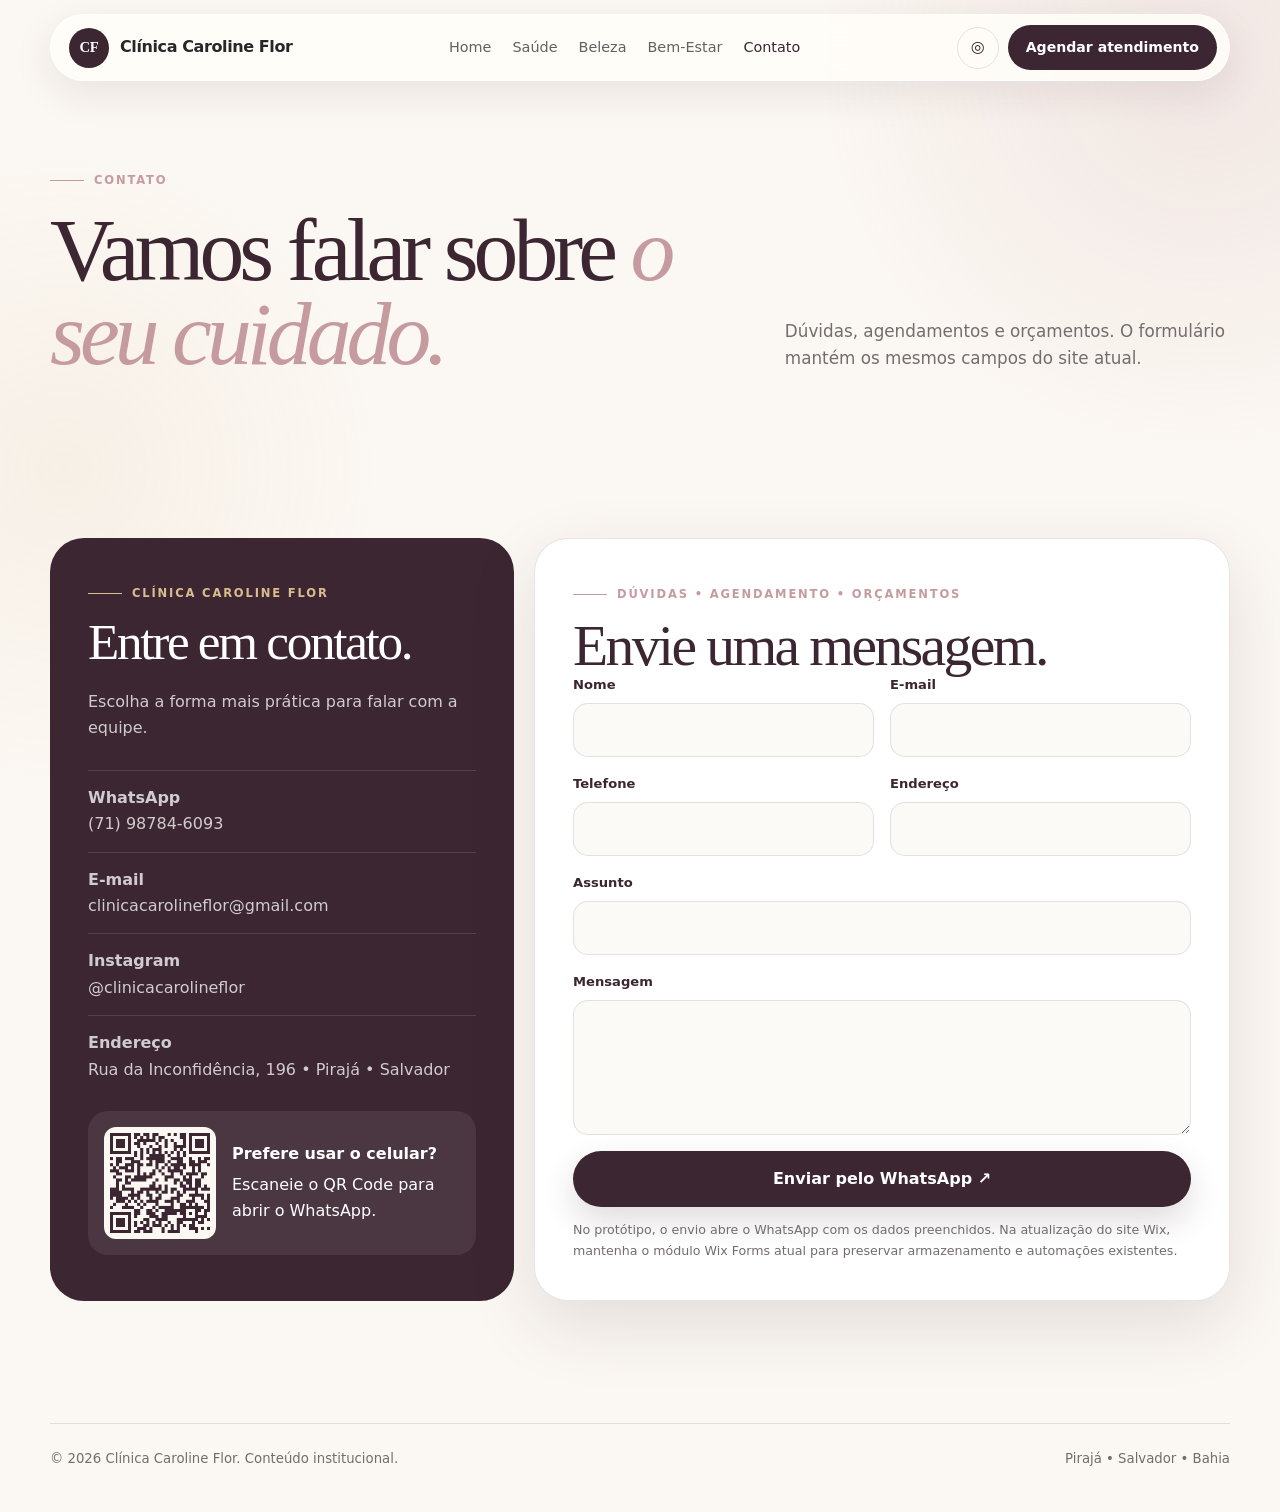
<file: contatos.html>
<!doctype html><html lang="pt-BR" class="no-js"><head>
<meta charset="utf-8"><meta name="viewport" content="width=device-width,initial-scale=1">
<meta name="description" content="Entre em contato com a Clínica Caroline Flor em Pirajá, Salvador.">
<link rel="icon" href="assets/images/favicon.svg"><link rel="stylesheet" href="assets/css/styles.css">
<title>Contato | Clínica Caroline Flor</title></head><body>

  <div class="nav-shell">
    <nav aria-label="Navegação principal">
      <a class="brand" href="index.html">
        <span class="brand-mark">CF</span>
        <span>Clínica Caroline Flor</span>
      </a>
      <div class="nav-links" id="navLinks"><a class="" href="index.html">Home</a>
<a class="" href="saude.html">Saúde</a>
<a class="" href="beleza.html">Beleza</a>
<a class="" href="bem-estar.html">Bem-Estar</a>
<a class="active" href="contatos.html">Contato</a></div>
      <div class="nav-actions">
        <a class="icon-btn desktop" href="https://instagram.com/clinicacarolineflor" target="_blank" rel="noopener" aria-label="Instagram">◎</a>
        <a class="nav-cta desktop" href="https://wa.me/5571987846093" target="_blank" rel="noopener">Agendar atendimento</a>
      </div>
      <button class="menu" id="menu" type="button" aria-label="Abrir menu" aria-controls="navLinks" aria-expanded="false">☰</button>
    </nav>
  </div>

<main>
<section class="page-hero"><div class="container"><div><span class="eyebrow">Contato</span><h1>Vamos falar sobre <em>o seu cuidado.</em></h1></div><p>Dúvidas, agendamentos e orçamentos. O formulário mantém os mesmos campos do site atual.</p></div></section>
<section><div class="container contact-layout">
<div class="contact-info reveal">
  <span class="eyebrow">Clínica Caroline Flor</span>
  <h2>Entre em contato.</h2>
  <p>Escolha a forma mais prática para falar com a equipe.</p>
  <div class="contact-list">
    <a href="https://wa.me/5571987846093" target="_blank"><strong>WhatsApp</strong><br>(71) 98784-6093</a>
    <a href="mailto:clinicacarolineflor@gmail.com"><strong>E-mail</strong><br>clinicacarolineflor@gmail.com</a>
    <a href="https://instagram.com/clinicacarolineflor" target="_blank"><strong>Instagram</strong><br>@clinicacarolineflor</a>
    <a href="https://www.google.com/maps/search/?api=1&query=Rua+da+Inconfid%C3%AAncia%2C+196%2C+Piraj%C3%A1%2C+Salvador+-+BA" target="_blank"><strong>Endereço</strong><br>Rua da Inconfidência, 196 • Pirajá • Salvador</a>
  </div>
  <div class="qr-box"><img src="assets/images/whatsapp-qr.png" alt="QR Code para WhatsApp"><div><strong>Prefere usar o celular?</strong><span>Escaneie o QR Code para abrir o WhatsApp.</span></div></div>
</div>

<form class="contact-form reveal" id="contactForm">
  <span class="eyebrow">Dúvidas • Agendamento • Orçamentos</span>
  <h2>Envie uma mensagem.</h2>
  <div class="form-grid">
    <div class="field"><label for="nome">Nome</label><input id="nome" name="nome" required></div>
    <div class="field"><label for="email">E-mail</label><input id="email" name="email" type="email"></div>
    <div class="field"><label for="telefone">Telefone</label><input id="telefone" name="telefone" inputmode="tel"></div>
    <div class="field"><label for="endereco">Endereço</label><input id="endereco" name="endereco"></div>
    <div class="field full"><label for="assunto">Assunto</label><input id="assunto" name="assunto"></div>
    <div class="field full"><label for="mensagem">Mensagem</label><textarea id="mensagem" name="mensagem" required></textarea></div>
    <div class="field full"><button class="btn btn-primary" type="submit">Enviar pelo WhatsApp ↗</button></div>
  </div>
  <p class="form-help">No protótipo, o envio abre o WhatsApp com os dados preenchidos. Na atualização do site Wix, mantenha o módulo Wix Forms atual para preservar armazenamento e automações existentes.</p>
</form>
</div></section>
</main>
  <footer>
    <div class="container footer-row">
      <span>© 2026 Clínica Caroline Flor. Conteúdo institucional.</span>
      <span>Pirajá • Salvador • Bahia</span>
    </div>
  </footer>
  <script src="assets/js/main.js" defer></script>
</body></html>
</file>
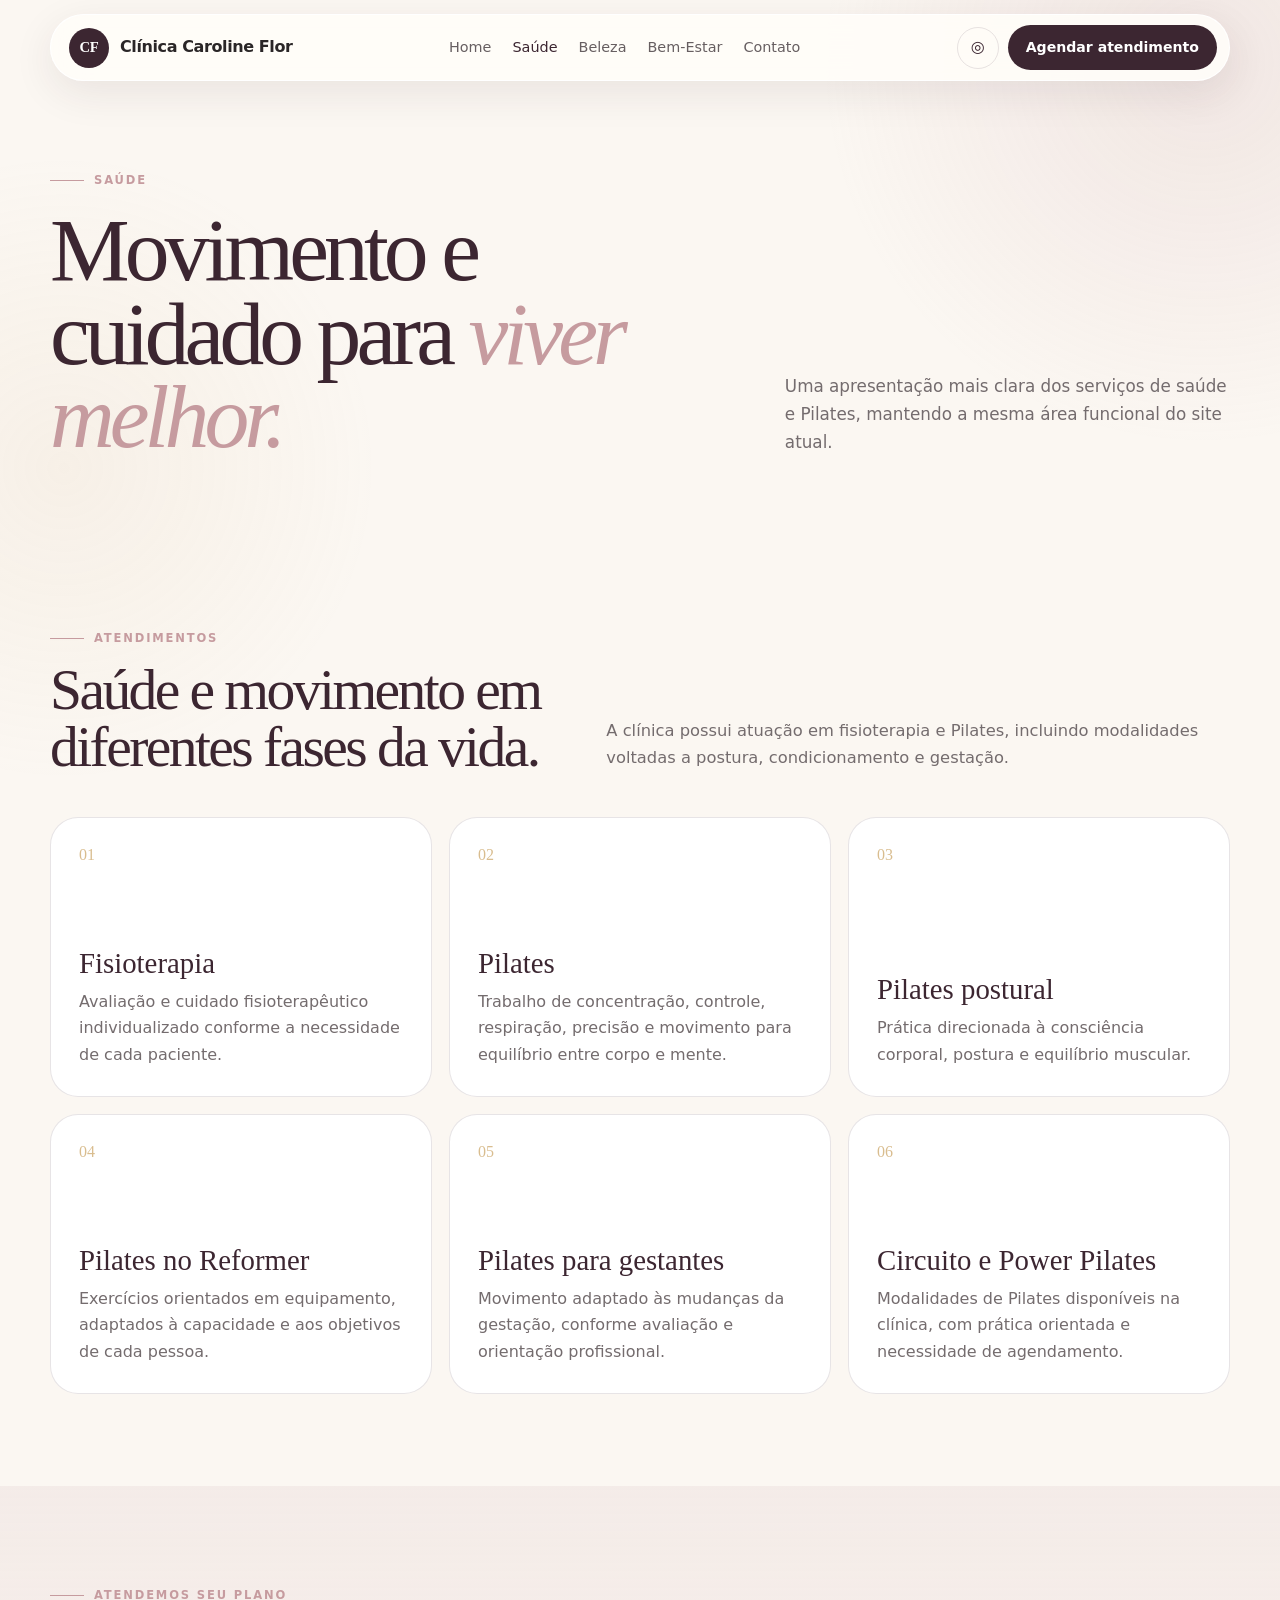
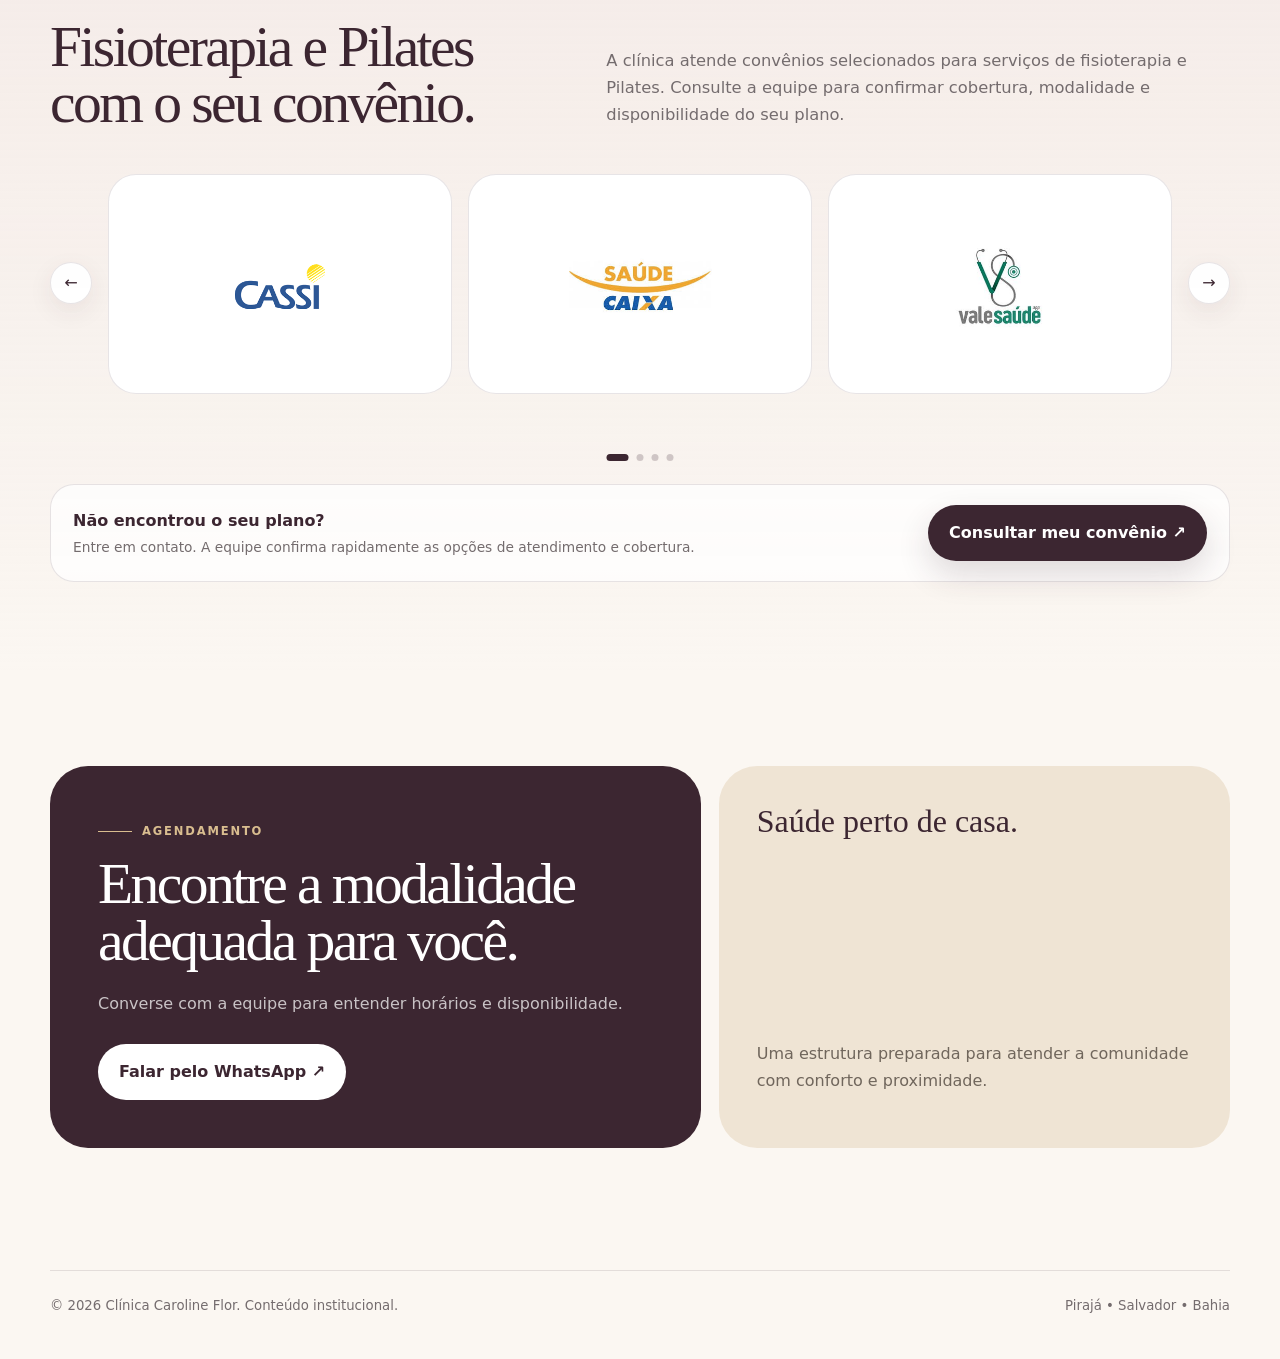
<file: saude.html>
<!doctype html><html lang="pt-BR" class="no-js"><head>
<meta charset="utf-8"><meta name="viewport" content="width=device-width,initial-scale=1">
<meta name="description" content="Saúde na Clínica Caroline Flor: fisioterapia, Pilates e cuidado funcional em Pirajá, Salvador.">
<link rel="icon" href="assets/images/favicon.svg"><link rel="stylesheet" href="assets/css/styles.css">
<title>Saúde | Clínica Caroline Flor</title></head><body>

  <div class="nav-shell">
    <nav aria-label="Navegação principal">
      <a class="brand" href="index.html">
        <span class="brand-mark">CF</span>
        <span>Clínica Caroline Flor</span>
      </a>
      <div class="nav-links" id="navLinks"><a class="" href="index.html">Home</a>
<a class="active" href="saude.html">Saúde</a>
<a class="" href="beleza.html">Beleza</a>
<a class="" href="bem-estar.html">Bem-Estar</a>
<a class="" href="contatos.html">Contato</a></div>
      <div class="nav-actions">
        <a class="icon-btn desktop" href="https://instagram.com/clinicacarolineflor" target="_blank" rel="noopener" aria-label="Instagram">◎</a>
        <a class="nav-cta desktop" href="https://wa.me/5571987846093" target="_blank" rel="noopener">Agendar atendimento</a>
      </div>
      <button class="menu" id="menu" type="button" aria-label="Abrir menu" aria-controls="navLinks" aria-expanded="false">☰</button>
    </nav>
  </div>

<main>
<section class="page-hero"><div class="container"><div><span class="eyebrow">Saúde</span><h1>Movimento e cuidado para <em>viver melhor.</em></h1></div><p>Uma apresentação mais clara dos serviços de saúde e Pilates, mantendo a mesma área funcional do site atual.</p></div></section>
<section><div class="container">
<div class="section-head reveal"><div><span class="eyebrow">Atendimentos</span><h2>Saúde e movimento em diferentes fases da vida.</h2></div><p class="section-lead">A clínica possui atuação em fisioterapia e Pilates, incluindo modalidades voltadas a postura, condicionamento e gestação.</p></div>
<div class="services">
<article class="service reveal"><span class="num">01</span><div><h3>Fisioterapia</h3><p>Avaliação e cuidado fisioterapêutico individualizado conforme a necessidade de cada paciente.</p></div></article>
<article class="service reveal"><span class="num">02</span><div><h3>Pilates</h3><p>Trabalho de concentração, controle, respiração, precisão e movimento para equilíbrio entre corpo e mente.</p></div></article>
<article class="service reveal"><span class="num">03</span><div><h3>Pilates postural</h3><p>Prática direcionada à consciência corporal, postura e equilíbrio muscular.</p></div></article>
<article class="service reveal"><span class="num">04</span><div><h3>Pilates no Reformer</h3><p>Exercícios orientados em equipamento, adaptados à capacidade e aos objetivos de cada pessoa.</p></div></article>
<article class="service reveal"><span class="num">05</span><div><h3>Pilates para gestantes</h3><p>Movimento adaptado às mudanças da gestação, conforme avaliação e orientação profissional.</p></div></article>
<article class="service reveal"><span class="num">06</span><div><h3>Circuito e Power Pilates</h3><p>Modalidades de Pilates disponíveis na clínica, com prática orientada e necessidade de agendamento.</p></div></article>
</div>
</div></section>

<section id="convenios" class="plans-section">
  <div class="container">
    <div class="section-head reveal">
      <div>
        <span class="eyebrow">Atendemos seu plano</span>
        <h2>Fisioterapia e Pilates com o seu convênio.</h2>
      </div>
      <p class="section-lead">
        A clínica atende convênios selecionados para serviços de fisioterapia e Pilates.
        Consulte a equipe para confirmar cobertura, modalidade e disponibilidade do seu plano.
      </p>
    </div>

    <div class="plans-carousel reveal" data-plans-carousel>
      <button class="plans-arrow plans-arrow-prev" type="button" data-plan-prev aria-label="Convênios anteriores">
        <span aria-hidden="true">←</span>
      </button>

      <div class="plans-viewport">
        
      <div class="plans-slide is-active" data-plan-slide="0" aria-hidden="false">
        <div class="plans-slide-grid">
          
          <article class="plan-logo-card">
            <img src="assets/images/convenio-cassi.png" loading="lazy">
          </article>
          <article class="plan-logo-card">
            <img src="assets/images/convenio-saude-caixa.png" loading="lazy">
          </article>
          <article class="plan-logo-card">
            <img src="assets/images/convenio-valesaude.png" loading="lazy">
          </article>
        </div>
      </div>
      <div class="plans-slide" data-plan-slide="1" aria-hidden="true">
        <div class="plans-slide-grid">
          
          <article class="plan-logo-card">
            <img src="assets/images/convenio-codevasf.png" loading="lazy">
          </article>
          <article class="plan-logo-card">
            <img src="assets/images/convenio-fachesf.png" loading="lazy">
          </article>
          <article class="plan-logo-card">
            <img src="assets/images/convenio-gama.png" loading="lazy">
          </article>
        </div>
      </div>
      <div class="plans-slide" data-plan-slide="2" aria-hidden="true">
        <div class="plans-slide-grid">
          
          <article class="plan-logo-card">
            <img src="assets/images/convenio-porto-seguro.png" loading="lazy">
          </article>
          <article class="plan-logo-card">
            <img src="assets/images/convenio-camed.png" loading="lazy">
          </article>
          <article class="plan-logo-card">
            <img src="assets/images/convenio-apub.png" loading="lazy">
          </article>
        </div>
      </div>
      <div class="plans-slide" data-plan-slide="3" aria-hidden="true">
        <div class="plans-slide-grid">
          
          <article class="plan-logo-card">
            <img src="assets/images/convenio-blue.png" loading="lazy">
          </article>
          <article class="plan-logo-card">
            <img src="assets/images/convenio-bc-saude.png" loading="lazy">
          </article>
          <article class="plan-logo-card">
            <img src="assets/images/convenio-asfeb.png" loading="lazy">
          </article>
        </div>
      </div>
      </div>

      <button class="plans-arrow plans-arrow-next" type="button" data-plan-next aria-label="Próximos convênios">
        <span aria-hidden="true">→</span>
      </button>

      <div class="plans-dots" aria-label="Navegação dos convênios">
        <button class="plans-dot is-active" type="button" data-plan-dot="0" aria-label="Mostrar grupo 1 de convênios" aria-current="true"></button><button class="plans-dot" type="button" data-plan-dot="1" aria-label="Mostrar grupo 2 de convênios" aria-current="false"></button><button class="plans-dot" type="button" data-plan-dot="2" aria-label="Mostrar grupo 3 de convênios" aria-current="false"></button><button class="plans-dot" type="button" data-plan-dot="3" aria-label="Mostrar grupo 4 de convênios" aria-current="false"></button>
      </div>
    </div>

    <div class="plans-footer reveal">
      <div>
        <strong>Não encontrou o seu plano?</strong>
        <span>Entre em contato. A equipe confirma rapidamente as opções de atendimento e cobertura.</span>
      </div>
      <a class="btn btn-primary" href="https://wa.me/5571987846093" target="_blank" rel="noopener">
        Consultar meu convênio ↗
      </a>
    </div>
  </div>
</section>

<section><div class="container cta"><div class="cta-main reveal"><span class="eyebrow">Agendamento</span><h2>Encontre a modalidade adequada para você.</h2><p>Converse com a equipe para entender horários e disponibilidade.</p><a class="btn" href="https://wa.me/5571987846093" target="_blank">Falar pelo WhatsApp ↗</a></div><div class="cta-side reveal"><h3>Saúde perto de casa.</h3><p>Uma estrutura preparada para atender a comunidade com conforto e proximidade.</p></div></div></section>
</main>
  <footer>
    <div class="container footer-row">
      <span>© 2026 Clínica Caroline Flor. Conteúdo institucional.</span>
      <span>Pirajá • Salvador • Bahia</span>
    </div>
  </footer>
  <script src="assets/js/main.js" defer></script>
</body></html>
</file>
<file: assets/css/styles.css>
:root{
  --wine:#3c2631;
  --wine-2:#563744;
  --rose:#c69b9f;
  --rose-soft:#ead9d8;
  --champagne:#d9bd8f;
  --ivory:#fbf7f2;
  --paper:#fffdf9;
  --ink:#2a2627;
  --muted:#746c6e;
  --line:rgba(60,38,49,.12);
  --shadow:0 24px 70px rgba(60,38,49,.12);
  --container:1180px;
}
*{box-sizing:border-box}
html{scroll-behavior:smooth}
body{
  margin:0;background:var(--ivory);color:var(--ink);
  font-family:Inter,ui-sans-serif,system-ui,-apple-system,BlinkMacSystemFont,"Segoe UI",sans-serif;
  line-height:1.65;overflow-x:hidden
}
body:before{
  content:"";position:fixed;inset:0;z-index:-1;pointer-events:none;
  background:
    radial-gradient(circle at 94% 7%,rgba(198,155,159,.18),transparent 26%),
    radial-gradient(circle at 5% 52%,rgba(217,189,143,.11),transparent 24%)
}
a{color:inherit;text-decoration:none}
img{display:block;width:100%;height:100%;object-fit:cover}
button,input,textarea{font:inherit}
.container{width:min(calc(100% - 40px),var(--container));margin:auto}
.eyebrow{
  display:inline-flex;align-items:center;gap:10px;text-transform:uppercase;letter-spacing:.16em;
  font-size:.72rem;font-weight:850;color:var(--rose)
}
.eyebrow:before{content:"";width:34px;height:1px;background:currentColor}
.skip-link{position:absolute;left:-999px;top:10px;background:#fff;padding:10px 14px;border-radius:10px;z-index:99}
.skip-link:focus{left:10px}

.nav-shell{position:sticky;top:0;z-index:40;padding-top:14px}
nav{
  width:min(calc(100% - 28px),var(--container));margin:auto;padding:10px 12px 10px 18px;
  border-radius:999px;background:rgba(255,253,249,.9);backdrop-filter:blur(18px);
  border:1px solid rgba(255,255,255,.92);box-shadow:0 12px 42px rgba(60,38,49,.09);
  display:flex;align-items:center;justify-content:space-between;gap:18px
}
.brand{display:flex;align-items:center;gap:11px;font-weight:850;letter-spacing:-.025em;white-space:nowrap}
.brand-mark{width:40px;height:40px;border-radius:50%;display:grid;place-items:center;background:var(--wine);color:#fff;font:600 .92rem Georgia,serif}
.nav-links{display:flex;align-items:center;gap:21px;color:#675f61;font-size:.9rem}
.nav-links a.active,.nav-links a:hover{color:var(--wine)}
.nav-actions{display:flex;align-items:center;gap:9px}
.icon-btn{width:42px;height:42px;border-radius:50%;display:grid;place-items:center;border:1px solid var(--line);color:var(--wine);transition:.2s ease}
.icon-btn:hover{background:var(--rose-soft);transform:translateY(-1px)}
.nav-cta{padding:11px 18px;border-radius:999px;background:var(--wine);color:#fff;font-weight:850;font-size:.88rem}
.nav-cta:hover{background:var(--wine-2)}
.menu{display:none;width:42px;height:42px;border:0;border-radius:50%;background:var(--wine);color:#fff;cursor:pointer}

.hero{padding:74px 0 84px}
.hero-grid{display:grid;grid-template-columns:1.04fr .96fr;gap:58px;align-items:center}
h1,h2,h3,p{margin-top:0}
h1{
  font:500 clamp(3.3rem,6.2vw,6.2rem)/.93 Georgia,"Times New Roman",serif;
  letter-spacing:-.055em;margin:18px 0 28px;color:var(--wine)
}
h1 em{font-weight:400;color:var(--rose)}
.hero-copy{font-size:1.08rem;color:var(--muted);max-width:650px;margin-bottom:30px}
.hero-actions{display:flex;flex-wrap:wrap;gap:12px}
.btn{display:inline-flex;align-items:center;justify-content:center;gap:9px;padding:14px 20px;border-radius:999px;border:1px solid transparent;font-weight:850;transition:.2s ease}
.btn-primary{background:var(--wine);color:white;box-shadow:0 14px 32px rgba(60,38,49,.16)}
.btn-primary:hover{transform:translateY(-2px);background:var(--wine-2)}
.btn-soft{background:rgba(255,255,255,.72);border-color:var(--line)}
.btn-soft:hover{background:#fff}
.trust{display:flex;gap:22px;flex-wrap:wrap;margin-top:30px;color:var(--muted);font-size:.85rem}
.trust span{display:flex;align-items:center;gap:8px}
.trust i{width:7px;height:7px;background:var(--champagne);border-radius:50%}

.hero-visual{position:relative;min-height:615px}
.hero-frame{position:absolute;inset:0 0 0 8%;border-radius:190px 34px 34px 34px;overflow:hidden;background:#eadfda;box-shadow:var(--shadow)}
.hero-frame img{object-position:center 45%}
.hero-frame:after{content:"";position:absolute;inset:0;background:linear-gradient(to top,rgba(60,38,49,.27),transparent 45%)}
.hero-badge{
  position:absolute;left:0;bottom:34px;width:min(365px,82%);padding:22px 24px;border-radius:24px;
  background:rgba(255,253,249,.95);backdrop-filter:blur(12px);box-shadow:0 16px 46px rgba(60,38,49,.15)
}
.hero-badge strong{display:block;font:500 1.5rem Georgia,serif;color:var(--wine);margin-bottom:5px}
.hero-badge span{font-size:.87rem;color:var(--muted)}
.hero-note{
  position:absolute;right:-8px;top:80px;width:190px;padding:16px 18px;border-radius:20px;
  background:#efe4d4;border:1px solid rgba(217,189,143,.2);box-shadow:0 12px 28px rgba(60,38,49,.08)
}
.hero-note b{display:block;color:var(--wine);font-size:.96rem;margin-bottom:4px}
.hero-note span{font-size:.78rem;color:#71665d}

section{padding:92px 0}
.section-head{display:grid;grid-template-columns:.9fr 1.1fr;gap:46px;align-items:end;margin-bottom:42px}
h2{font:500 clamp(2.5rem,4.5vw,4.4rem)/.98 Georgia,serif;letter-spacing:-.045em;margin:14px 0 0;color:var(--wine)}
.section-lead{max-width:630px;margin:0 0 3px auto;color:var(--muted);font-size:1.02rem}
.feature-strip{display:grid;grid-template-columns:repeat(4,1fr);border:1px solid var(--line);border-radius:26px;overflow:hidden;background:rgba(255,255,255,.76)}
.feature{padding:23px;border-right:1px solid var(--line)}
.feature:last-child{border-right:0}
.feature b{display:block;font:500 1.2rem Georgia,serif;color:var(--wine);margin-bottom:5px}
.feature span{font-size:.85rem;color:var(--muted)}

.about{
  display:grid;grid-template-columns:.9fr 1.1fr;gap:55px;align-items:center;
  background:var(--wine);color:#fff;padding:46px;border-radius:42px;position:relative;overflow:hidden
}
.about:after{content:"";position:absolute;width:360px;height:360px;border:1px solid rgba(255,255,255,.08);border-radius:50%;right:-130px;top:-150px}
.about-media{height:520px;border-radius:160px 26px 26px 26px;overflow:hidden;position:relative;z-index:1}
.about-copy{position:relative;z-index:1}
.about-copy .eyebrow{color:#d9bd8f}
.about-copy h2{color:white;margin:15px 0 24px}
.about-copy p{color:rgba(255,255,255,.74)}
.credentials{display:grid;gap:11px;margin-top:26px}
.credentials span{display:flex;gap:10px;align-items:flex-start;color:rgba(255,255,255,.92)}
.credentials i{font-style:normal;width:25px;height:25px;flex:0 0 25px;border-radius:50%;display:grid;place-items:center;background:rgba(255,255,255,.1);font-size:.74rem}

.pillars{display:grid;grid-template-columns:repeat(3,1fr);gap:17px}
.pillar{padding:28px;border-radius:28px;background:#fff;border:1px solid var(--line);min-height:260px}
.pillar small{color:var(--champagne);font-weight:850;text-transform:uppercase;letter-spacing:.13em}
.pillar h3{font:500 1.9rem/1.08 Georgia,serif;color:var(--wine);margin:48px 0 12px}
.pillar p{color:var(--muted);margin-bottom:0}

.category-grid{display:grid;grid-template-columns:repeat(3,1fr);gap:18px}
.category{
  position:relative;overflow:hidden;min-height:420px;border-radius:32px;background:#ddd;box-shadow:var(--shadow)
}
.category img{transition:transform .45s ease}
.category:hover img{transform:scale(1.035)}
.category:after{content:"";position:absolute;inset:0;background:linear-gradient(to top,rgba(42,28,35,.72),rgba(42,28,35,.04) 65%)}
.category-copy{position:absolute;left:28px;right:28px;bottom:26px;z-index:2;color:#fff}
.category-copy small{text-transform:uppercase;letter-spacing:.13em;font-weight:850;opacity:.75}
.category-copy h3{font:500 2.2rem/1.04 Georgia,serif;margin:8px 0 8px}
.category-copy p{font-size:.88rem;opacity:.82;margin:0}

.gallery{display:grid;grid-template-columns:1.2fr .8fr .8fr;grid-template-rows:290px 290px;gap:14px}
.gallery figure{margin:0;border-radius:24px;overflow:hidden;position:relative;background:#e5d9d5}
.gallery figure:first-child{grid-row:1/3}
.gallery figure:nth-child(4){grid-column:2/4}
.gallery img{transition:transform .45s ease}
.gallery figure:hover img{transform:scale(1.03)}
.gallery-overlay{
  position:absolute;left:12px;right:12px;bottom:12px;background:rgba(255,253,249,.92);backdrop-filter:blur(10px);
  border-radius:15px;padding:10px 12px;color:var(--muted);font-size:.82rem;
  opacity:0;transform:translateY(8px);transition:.25s ease
}
.gallery figure:hover .gallery-overlay{opacity:1;transform:none}

.brand-logo {
  width: 42px;
  height: 42px;
  object-fit: contain;
  display: block;
  flex-shrink: 0;
  border-radius: 50%;
}

/* Convênios */
.plans-section{
  background:linear-gradient(180deg,rgba(234,217,216,.38),rgba(251,247,242,0));
}
.plans-carousel{
  position:relative;
  padding:0 58px 42px;
}
.plans-viewport{
  position:relative;
  min-height:250px;
}
.plans-slide{
  display:none;
}
.plans-slide.is-active{
  display:block;
  animation:plansFade .32s ease;
}
@keyframes plansFade{
  from{opacity:.3;transform:translateY(5px)}
  to{opacity:1;transform:none}
}
.plans-slide-grid{
  display:grid;
  grid-template-columns:repeat(3,minmax(0,1fr));
  gap:16px;
}
.plan-logo-card{
  min-width:0;
  min-height:220px;
  padding:24px 22px 18px;
  background:#fff;
  border:1px solid var(--line);
  border-radius:28px;
  display:flex;
  flex-direction:column;
  align-items:center;
  justify-content:center;
  gap:13px;
  overflow:hidden;
  transition:transform .22s ease,box-shadow .22s ease,border-color .22s ease;
}
.plan-logo-card:hover{
  transform:translateY(-4px);
  box-shadow:var(--shadow);
  border-color:rgba(60,38,49,.18);
}
.plan-logo-card img{
  display:block;
  width:auto;
  height:auto;
  max-width:min(100%,270px);
  max-height:125px;
  object-fit:contain;
  object-position:center;
  flex:0 0 auto;
}
.plan-logo-card span{
  color:var(--wine);
  font-size:.84rem;
  font-weight:800;
  text-align:center;
}
.plans-arrow{
  position:absolute;
  top:88px;
  z-index:3;
  width:42px;
  height:42px;
  border-radius:50%;
  border:1px solid var(--line);
  background:rgba(255,255,255,.94);
  color:var(--wine);
  display:grid;
  place-items:center;
  cursor:pointer;
  box-shadow:0 8px 24px rgba(60,38,49,.08);
  transition:.2s ease;
}
.plans-arrow:hover{
  background:var(--wine);
  color:#fff;
  transform:translateY(-1px);
}
.plans-arrow-prev{left:0}
.plans-arrow-next{right:0}
.plans-dots{
  position:absolute;
  left:50%;
  bottom:5px;
  transform:translateX(-50%);
  display:flex;
  align-items:center;
  gap:8px;
}
.plans-dot{
  width:7px;
  height:7px;
  padding:0;
  border:0;
  border-radius:50%;
  background:rgba(60,38,49,.22);
  cursor:pointer;
  transition:.2s ease;
}
.plans-dot.is-active{
  width:22px;
  border-radius:999px;
  background:var(--wine);
}
.plans-footer{
  margin-top:18px;
  padding:20px 22px;
  border:1px solid var(--line);
  border-radius:24px;
  background:rgba(255,255,255,.72);
  display:flex;
  align-items:center;
  justify-content:space-between;
  gap:24px;
}
.plans-footer strong{
  display:block;
  color:var(--wine);
  margin-bottom:2px;
}
.plans-footer span{
  display:block;
  color:var(--muted);
  font-size:.86rem;
}
.plans-footer .btn{flex:0 0 auto}

.testimonials{display:grid;grid-template-columns:repeat(3,1fr);gap:16px}
.testimonial{
  border:1px solid var(--line);border-radius:28px;background:#fff;overflow:hidden;box-shadow:0 12px 36px rgba(60,38,49,.06)
}
.testimonial img{height:auto;aspect-ratio:1/1;object-fit:cover}
.testimonial-cap{padding:18px 20px;color:var(--muted);font-size:.84rem}
.rating-row{
  display:flex;flex-wrap:wrap;align-items:center;gap:9px;width:max-content;max-width:100%;
  margin-top:22px;padding:12px 16px;border:1px solid var(--line);border-radius:999px;background:#fff
}
.rating-row strong{color:var(--wine)}
.rating-row .stars{color:#d0a54a;letter-spacing:.07em}

.location{display:grid;grid-template-columns:.82fr 1.18fr;gap:20px}
.location-card{background:var(--wine);color:#fff;border-radius:34px;padding:38px;display:flex;flex-direction:column;justify-content:space-between}
.location-card .eyebrow{color:#d9bd8f}
.location-card h2{color:#fff;margin:14px 0 22px;font-size:clamp(2.4rem,4vw,3.8rem)}
.location-card p{color:rgba(255,255,255,.72)}
.location-card .btn{background:#fff;color:var(--wine);align-self:flex-start;margin-top:20px}
.map-shell{min-height:520px;border-radius:34px;overflow:hidden;box-shadow:var(--shadow);border:1px solid var(--line)}
.map-shell iframe{width:100%;height:100%;min-height:520px;border:0}

.page-hero{padding:82px 0 56px}
.page-hero .container{display:grid;grid-template-columns:1fr .65fr;gap:50px;align-items:end}
.page-hero h1{font-size:clamp(3.7rem,7vw,6.5rem);margin-bottom:15px}
.page-hero p{color:var(--muted);font-size:1.05rem;max-width:600px}

.services{display:grid;grid-template-columns:repeat(3,1fr);gap:17px}
.service{padding:28px;border-radius:28px;background:#fff;border:1px solid var(--line);min-height:280px;display:flex;flex-direction:column;justify-content:space-between}
.service .num{font:500 1rem Georgia,serif;color:var(--champagne)}
.service h3{font:500 1.8rem/1.05 Georgia,serif;color:var(--wine);margin:48px 0 11px}
.service p{color:var(--muted);margin:0}

.contact-layout{display:grid;grid-template-columns:.8fr 1.2fr;gap:20px;align-items:stretch}
.contact-info{background:var(--wine);color:#fff;border-radius:34px;padding:38px}
.contact-info .eyebrow{color:#d9bd8f}
.contact-info h2{color:#fff;margin:14px 0 22px;font-size:clamp(2.4rem,4vw,3.8rem)}
.contact-info p,.contact-info a{color:rgba(255,255,255,.76)}
.contact-list{display:grid;gap:14px;margin-top:28px}
.contact-list a{padding-top:14px;border-top:1px solid rgba(255,255,255,.13)}
.qr-box{display:grid;grid-template-columns:112px 1fr;gap:16px;align-items:center;margin-top:28px;padding:16px;border-radius:20px;background:rgba(255,255,255,.08)}
.qr-box img{width:112px;height:112px;border-radius:12px}
.qr-box strong{display:block;margin-bottom:4px}
.contact-form{background:#fff;border:1px solid var(--line);border-radius:34px;padding:38px;box-shadow:var(--shadow)}
.form-grid{display:grid;grid-template-columns:1fr 1fr;gap:16px}
.field{display:grid;gap:7px}
.field.full{grid-column:1/3}
.field label{font-size:.82rem;font-weight:800;color:var(--wine)}
.field input,.field textarea{
  width:100%;border:1px solid var(--line);border-radius:15px;background:#fbfaf7;padding:13px 14px;outline:none
}
.field input:focus,.field textarea:focus{border-color:var(--rose)}
.field textarea{min-height:135px;resize:vertical}
.form-help{margin:13px 0 0;color:var(--muted);font-size:.79rem}

.cta{display:grid;grid-template-columns:1.12fr .88fr;gap:18px}
.cta-main{padding:48px;border-radius:38px;background:var(--wine);color:#fff}
.cta-main .eyebrow{color:#d9bd8f}
.cta-main h2{color:#fff;margin:15px 0 22px}
.cta-main p{color:rgba(255,255,255,.72)}
.cta-main .btn{background:#fff;color:var(--wine);margin-top:10px}
.cta-side{padding:38px;border-radius:38px;background:#efe4d4;display:flex;flex-direction:column;justify-content:space-between}
.cta-side h3{font:500 2rem/1.08 Georgia,serif;color:var(--wine)}
.cta-side p{color:#70665c}
.social-row{display:flex;gap:10px;flex-wrap:wrap;margin-top:24px}
.social-pill{padding:10px 14px;border-radius:999px;background:#fff;border:1px solid rgba(60,38,49,.1);font-weight:800;color:var(--wine)}

footer{padding:30px 0 42px;color:var(--muted);font-size:.83rem}
.footer-row{border-top:1px solid var(--line);padding-top:24px;display:flex;justify-content:space-between;gap:20px;flex-wrap:wrap}
.reveal{opacity:0;transform:translateY(18px);transition:opacity .7s ease,transform .7s ease}
.reveal.visible{opacity:1;transform:none}

@media(max-width:980px){
  .hero-grid,.section-head,.about,.location,.contact-layout,.cta,.page-hero .container{grid-template-columns:1fr}
  .section-lead{margin-left:0}
  .hero-visual{min-height:560px;max-width:680px;width:100%;margin:auto}
  .feature-strip{grid-template-columns:1fr 1fr}
  .feature:nth-child(2){border-right:0}.feature:nth-child(-n+2){border-bottom:1px solid var(--line)}
  .pillars,.category-grid,.services,.testimonials{grid-template-columns:1fr 1fr}
}
@media(max-width:720px){
  .plans-carousel{padding:0 0 46px}
  .plans-slide-grid{grid-template-columns:1fr}
  .plan-logo-card{min-height:170px}
  .plan-logo-card img{max-height:95px;max-width:240px}
  .plans-arrow{top:auto;bottom:0}
  .plans-arrow-prev{left:0}
  .plans-arrow-next{right:0}
  .plans-dots{bottom:14px}
  .plans-footer{align-items:flex-start;flex-direction:column}

  .container{width:min(calc(100% - 26px),var(--container))}
  .nav-links{display:none;position:absolute;left:14px;right:14px;top:70px;padding:18px;background:#fff;border:1px solid var(--line);border-radius:24px;box-shadow:var(--shadow);flex-direction:column;align-items:stretch}
  .nav-links.open{display:flex}
  .desktop{display:none!important}
  .menu{display:block}
  nav{position:relative}
  h1{font-size:clamp(3rem,14vw,4.8rem)}
  section{padding:70px 0}
  .hero{padding-top:50px}
  .hero-visual{min-height:490px}
  .hero-frame{inset:0 0 0 5%;border-radius:125px 28px 28px 28px}
  .hero-note{display:none}
  .feature-strip,.pillars,.category-grid,.services,.testimonials{grid-template-columns:1fr}
  .feature{border-right:0;border-bottom:1px solid var(--line)}
  .feature:last-child{border-bottom:0}
  .about{padding:22px;border-radius:28px}
  .about-media{height:430px}
  .gallery{grid-template-columns:1fr 1fr;grid-template-rows:340px 210px 210px}
  .gallery figure:first-child{grid-column:1/3;grid-row:auto}
  .gallery figure:nth-child(4){grid-column:1/3}
  .form-grid{grid-template-columns:1fr}
  .field.full{grid-column:auto}
    .contact-form,.contact-info,.cta-main,.cta-side{padding:30px}
}
@media(prefers-reduced-motion:reduce){
  html{scroll-behavior:auto}
  .reveal{opacity:1;transform:none;transition:none}
}
</file>
